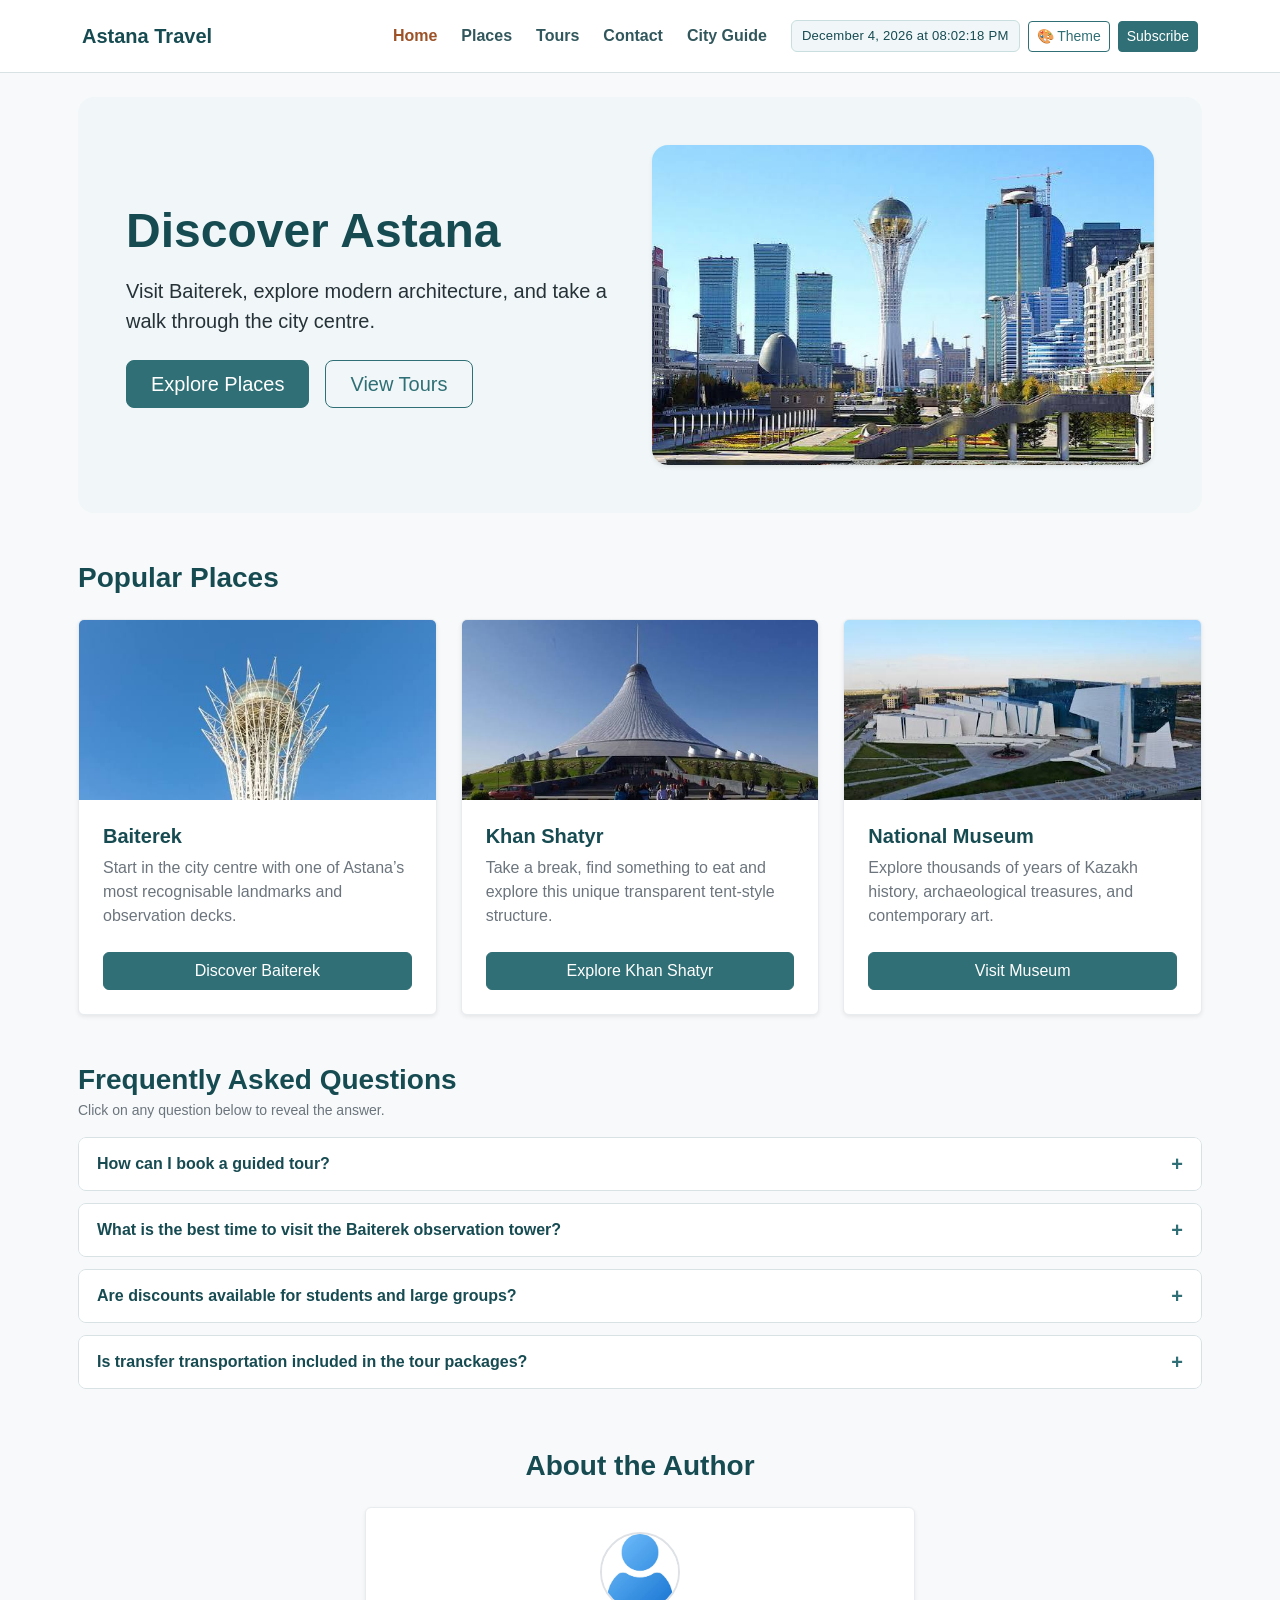
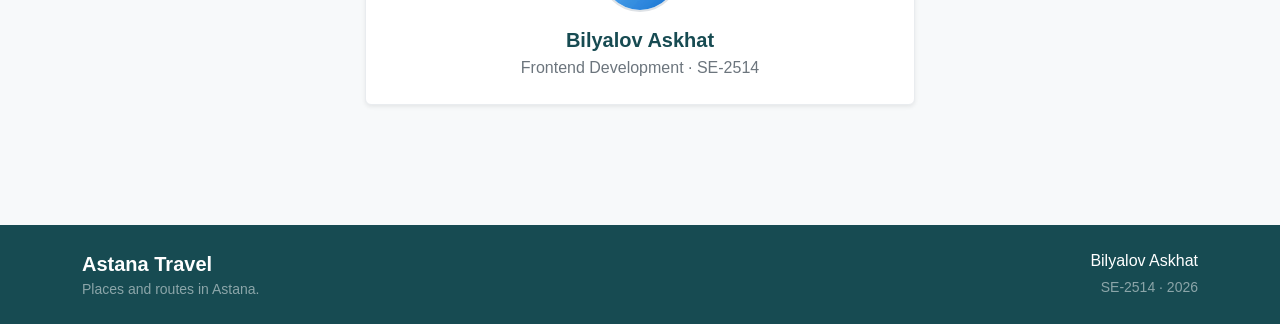
<file: index.html>
<!doctype html>
<html lang="en">
  <head>
    <meta charset="UTF-8" />
    <meta name="viewport" content="width=device-width, initial-scale=1.0" />
    <meta name="description" content="Places to visit and walking routes in Astana." />
    <title>Home | Astana Travel</title>
    <link href="https://cdn.jsdelivr.net/npm/bootstrap@5.3.3/dist/css/bootstrap.min.css" rel="stylesheet" />
    <link rel="stylesheet" href="css/style.css" />
  </head>
  <body>
    <header>
      <nav class="navbar navbar-expand-lg navbar-light bg-white py-3 custom-navbar">
        <div class="container">
          <a class="navbar-brand fw-bold text-teal" href="index.html">Astana Travel</a>
          <button
            class="navbar-toggler border-0"
            type="button"
            data-bs-toggle="collapse"
            data-bs-target="#mainNav"
            aria-controls="mainNav"
            aria-expanded="false"
            aria-label="Toggle navigation">
            <span class="navbar-toggler-icon"></span>
          </button>
          <div class="collapse navbar-collapse" id="mainNav">
            <ul class="navbar-nav ms-auto mb-2 mb-lg-0 gap-lg-2">
              <li class="nav-item">
                <a class="nav-link active fw-semibold" aria-current="page" href="index.html">Home</a>
              </li>
              <li class="nav-item">
                <a class="nav-link fw-semibold" href="places.html">Places</a>
              </li>
              <li class="nav-item">
                <a class="nav-link fw-semibold" href="prices.html">Tours</a>
              </li>
              <li class="nav-item">
                <a class="nav-link fw-semibold" href="contact.html">Contact</a>
              </li>
              <li class="nav-item">
                <a class="nav-link fw-semibold" href="media-queries.html">City Guide</a>
              </li>
            </ul>
            <div class="d-flex flex-wrap align-items-center gap-2 mt-2 mt-lg-0 ms-lg-3">
              <span id="currentDateTime" class="datetime-badge">Loading date & time...</span>
              <button id="changeBgBtn" type="button" class="btn btn-sm btn-outline-teal" title="Toggle background color">🎨 Theme</button>
              <button id="openModalBtn" type="button" class="btn btn-sm btn-teal">Subscribe</button>
            </div>
          </div>
        </div>
      </nav>
    </header>

    <main class="container py-4 px-sm-2">
      <div class="row g-4">
        <aside class="col-lg-3 col-12 d-none">
          <div class="card sidebar-card p-3 shadow-sm border-light-subtle sticky-lg-top" style="top: 20px">
            <h2 class="h6 fw-bold text-teal text-uppercase mb-3">Explore Astana</h2>
            <nav class="sidebar-nav d-flex flex-column gap-2" aria-label="On this page">
              <a href="#welcome">Welcome</a>
              <a href="#highlights">Popular places</a>
              <a href="#author">About author</a>
            </nav>
          </div>
        </aside>

        <div class="col-12">
          <section class="p-4 p-md-5 mb-5 rounded-4 bg-light-mint" id="welcome">
            <div class="row align-items-center g-4">
              <div class="col-lg-6 col-12">
                <h1 class="display-5 fw-bold text-teal mb-3">Discover Astana</h1>
                <p class="lead mb-4">Visit Baiterek, explore modern architecture, and take a walk through the city centre.</p>
                <div class="d-flex flex-wrap gap-3">
                  <a class="btn btn-teal btn-lg px-4" href="places.html">Explore Places</a>
                  <a class="btn btn-outline-teal btn-lg px-4" href="prices.html">View Tours</a>
                </div>
              </div>
              <div class="col-lg-6 col-12">
                <img src="images/astana.jpeg" alt="A view of Astana skyline" class="img-fluid rounded-4 shadow-sm w-100 object-fit-cover hero-img" />
              </div>
            </div>
          </section>

          <section class="mb-5" id="highlights">
            <h2 class="h3 fw-bold text-teal mb-4">Popular Places</h2>

            <div class="row g-4">
              <div class="col-lg-4 col-md-6 col-12">
                <div class="card h-100 shadow-sm border-light-subtle">
                  <img src="images/baiterek.jpeg" class="card-img-top card-thumb" alt="Baiterek monument" />
                  <div class="card-body d-flex flex-column p-4">
                    <h3 class="h5 card-title fw-bold text-teal">Baiterek</h3>
                    <p class="card-text text-secondary mb-4">
                      Start in the city centre with one of Astana’s most recognisable landmarks and observation decks.
                    </p>
                    <a href="places.html#baiterek" class="btn btn-teal mt-auto">Discover Baiterek</a>
                  </div>
                </div>
              </div>

              <div class="col-lg-4 col-md-6 col-12">
                <div class="card h-100 shadow-sm border-light-subtle">
                  <img src="images/khan_shatyr.jpeg" class="card-img-top card-thumb" alt="Khan Shatyr" />
                  <div class="card-body d-flex flex-column p-4">
                    <h3 class="h5 card-title fw-bold text-teal">Khan Shatyr</h3>
                    <p class="card-text text-secondary mb-4">Take a break, find something to eat and explore this unique transparent tent-style structure.</p>
                    <a href="places.html#khan-shatyr" class="btn btn-teal mt-auto">Explore Khan Shatyr</a>
                  </div>
                </div>
              </div>

              <div class="col-lg-4 col-md-6 col-12">
                <div class="card h-100 shadow-sm border-light-subtle">
                  <img src="images/national_museum.jpeg" class="card-img-top card-thumb" alt="National Museum" />
                  <div class="card-body d-flex flex-column p-4">
                    <h3 class="h5 card-title fw-bold text-teal">National Museum</h3>
                    <p class="card-text text-secondary mb-4">Explore thousands of years of Kazakh history, archaeological treasures, and contemporary art.</p>
                    <a href="places.html#museum" class="btn btn-teal mt-auto">Visit Museum</a>
                  </div>
                </div>
              </div>
            </div>
          </section>

          <!-- Task 2: Accordion for FAQs -->
          <section class="mb-5" id="faq">
            <div class="mb-3">
              <h2 class="h3 fw-bold text-teal mb-1">Frequently Asked Questions</h2>
              <p class="text-secondary small mb-0">Click on any question below to reveal the answer.</p>
            </div>

            <div class="custom-accordion" id="faqAccordion">
              <div class="custom-accordion-item">
                <button type="button" class="custom-accordion-header" aria-expanded="false">
                  <span>How can I book a guided tour?</span>
                  <span class="custom-accordion-icon">+</span>
                </button>
                <div class="custom-accordion-body">
                  <div class="custom-accordion-content">
                    You can book directly via our <a href="contact.html">Contact Form</a> or reach out through the quick subscription popup in the navigation bar. Our team confirms all bookings within 2 hours.
                  </div>
                </div>
              </div>

              <div class="custom-accordion-item">
                <button type="button" class="custom-accordion-header" aria-expanded="false">
                  <span>What is the best time to visit the Baiterek observation tower?</span>
                  <span class="custom-accordion-icon">+</span>
                </button>
                <div class="custom-accordion-body">
                  <div class="custom-accordion-content">
                    Sunset (around 6:30 PM to 8:00 PM) is the ideal time. You will experience panoramic views in daylight and see the city illuminated as night falls.
                  </div>
                </div>
              </div>

              <div class="custom-accordion-item">
                <button type="button" class="custom-accordion-header" aria-expanded="false">
                  <span>Are discounts available for students and large groups?</span>
                  <span class="custom-accordion-icon">+</span>
                </button>
                <div class="custom-accordion-body">
                  <div class="custom-accordion-content">
                    Yes! University students receive a 20% discount with a valid student ID card, and groups of 5 or more receive a special group rate.
                  </div>
                </div>
              </div>

              <div class="custom-accordion-item">
                <button type="button" class="custom-accordion-header" aria-expanded="false">
                  <span>Is transfer transportation included in the tour packages?</span>
                  <span class="custom-accordion-icon">+</span>
                </button>
                <div class="custom-accordion-body">
                  <div class="custom-accordion-content">
                    All 4-hour (Culture Day) and 6-hour (Full Astana) tour packages include air-conditioned shuttle transfers between city landmarks.
                  </div>
                </div>
              </div>
            </div>
          </section>

          <section class="mb-5 mt-lg-4 text-center" id="author">
            <h2 class="h3 fw-bold text-teal mb-4">About the Author</h2>
            <div class="row justify-content-center">
              <div class="col-lg-6 col-md-8 col-12">
                <div class="card border-light-subtle shadow-sm p-4">
                  <div class="d-flex flex-column align-items-center text-center">
                    <img src="images/askhat.jpeg" alt="Bilyalov Askhat" class="rounded-circle border border-2 border-teal object-fit-cover author-img mb-3" />
                    <h3 class="h5 fw-bold mb-1 text-teal">Bilyalov Askhat</h3>
                    <p class="text-secondary mb-0">Frontend Development · SE-2514</p>
                  </div>
                </div>
              </div>
            </div>
          </section>
        </div>
      </div>
    </main>

    <footer class="footer-bg text-white py-4 mt-5">
      <div class="container text-center">
        <div class="row gy-3">
          <div class="col-12 col-md-6 text-md-start">
            <strong class="fs-5">Astana Travel</strong>
            <p class="small text-white-50 mb-0">Places and routes in Astana.</p>
          </div>
          <div class="col-12 col-md-6 text-md-end">
            <p class="mb-1">Bilyalov Askhat</p>
            <p class="small text-white-50 mb-0">SE-2514 · 2026</p>
          </div>
        </div>
      </div>
    </footer>

    <!-- Task 3: Popup Subscription Form Modal -->
    <div id="subscriptionModal" class="custom-modal-overlay" style="display: none;">
      <div class="custom-modal-box">
        <div class="d-flex justify-content-between align-items-center mb-3">
          <h3 class="h5 fw-bold text-teal mb-0">Subscribe to Astana Travel</h3>
          <button type="button" id="closeModalBtn" class="btn-close" aria-label="Close"></button>
        </div>
        <p class="text-secondary small mb-3">
          Get exclusive tour discounts, seasonal guides, and Astana event notifications directly in your inbox.
        </p>
        <form id="popupSubscribeForm" novalidate>
          <div class="mb-3">
            <label for="popupEmail" class="form-label fw-semibold">Email address *</label>
            <input
              type="email"
              id="popupEmail"
              class="form-control"
              placeholder="name@example.com"
              required
            />
            <div class="invalid-feedback">Please enter a valid email address.</div>
          </div>
          <button type="submit" class="btn btn-teal w-100">Subscribe Now</button>
        </form>
        <div id="popupSuccessMsg" class="alert alert-success mt-3 py-2 small" style="display: none;">
          Thank you! Your email passed validation. This demo does not send emails.
        </div>
      </div>
    </div>

    <script src="https://cdn.jsdelivr.net/npm/bootstrap@5.3.3/dist/js/bootstrap.bundle.min.js"></script>
    <script src="js/main.js"></script>
  </body>
</html>
</file>
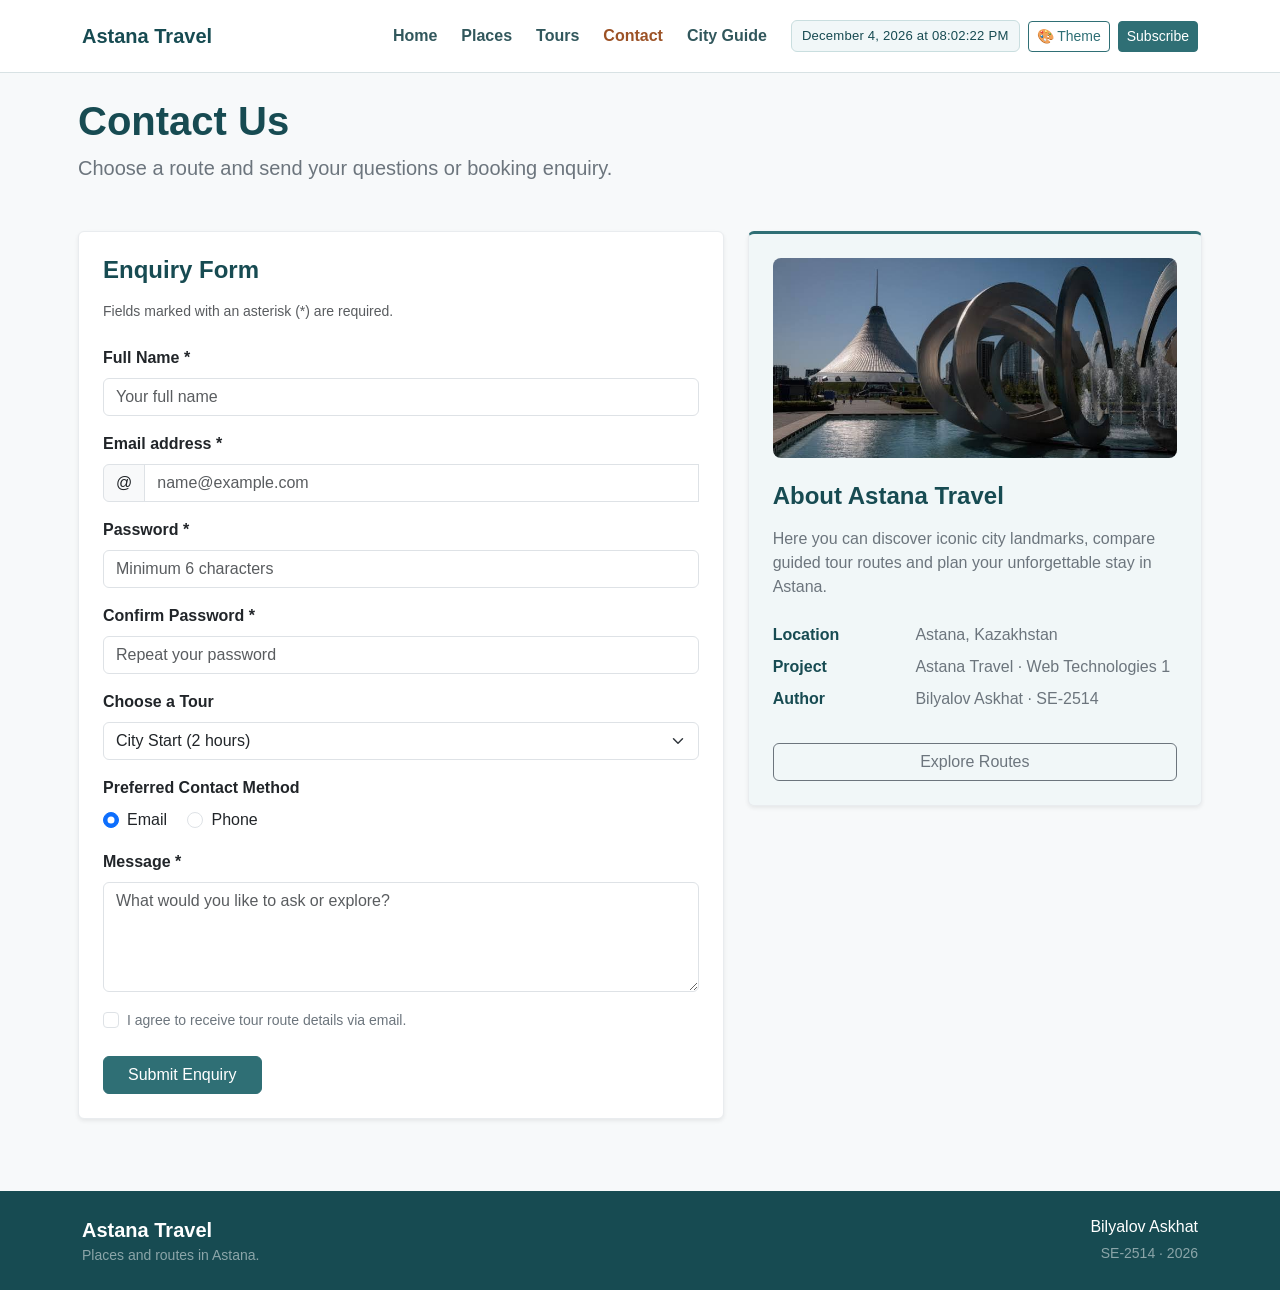
<file: contact.html>
<!doctype html>
<html lang="en">
  <head>
    <meta charset="UTF-8" />
    <meta name="viewport" content="width=device-width, initial-scale=1.0" />
    <meta name="description" content="Places to visit and walking routes in Astana." />
    <title>Contact | Astana Travel</title>
    <link href="https://cdn.jsdelivr.net/npm/bootstrap@5.3.3/dist/css/bootstrap.min.css" rel="stylesheet" />
    <link rel="stylesheet" href="css/style.css" />
  </head>
  <body>
    <header>
      <nav class="navbar navbar-expand-lg navbar-light bg-white py-3 custom-navbar">
        <div class="container">
          <a class="navbar-brand fw-bold text-teal" href="index.html">Astana Travel</a>
          <button
            class="navbar-toggler border-0"
            type="button"
            data-bs-toggle="collapse"
            data-bs-target="#mainNav"
            aria-controls="mainNav"
            aria-expanded="false"
            aria-label="Toggle navigation"
          >
            <span class="navbar-toggler-icon"></span>
          </button>
          <div class="collapse navbar-collapse" id="mainNav">
            <ul class="navbar-nav ms-auto mb-2 mb-lg-0 gap-lg-2">
              <li class="nav-item">
                <a class="nav-link fw-semibold" href="index.html">Home</a>
              </li>
              <li class="nav-item">
                <a class="nav-link fw-semibold" href="places.html">Places</a>
              </li>
              <li class="nav-item">
                <a class="nav-link fw-semibold" href="prices.html">Tours</a>
              </li>
              <li class="nav-item">
                <a class="nav-link active fw-semibold" aria-current="page" href="contact.html">Contact</a>
              </li>
              <li class="nav-item">
                <a class="nav-link fw-semibold" href="media-queries.html">City Guide</a>
              </li>
            </ul>
            <div class="d-flex flex-wrap align-items-center gap-2 mt-2 mt-lg-0 ms-lg-3">
              <span id="currentDateTime" class="datetime-badge">Loading date & time...</span>
              <button id="changeBgBtn" type="button" class="btn btn-sm btn-outline-teal" title="Toggle background color">🎨 Theme</button>
              <button id="openModalBtn" type="button" class="btn btn-sm btn-teal">Subscribe</button>
            </div>
          </div>
        </div>
      </nav>
    </header>

    <main class="container py-4 px-sm-2">
      <section class="mb-5">
        <h1 class="display-6 fw-bold text-teal mb-2">Contact Us</h1>
        <p class="text-secondary lead">Choose a route and send your questions or booking enquiry.</p>
      </section>

      <div class="row g-4">
        <section class="col-lg-7 col-12" id="enquiry">
          <div class="card shadow-sm border-light-subtle p-4">
            <h2 class="h4 fw-bold text-teal mb-3">Enquiry Form</h2>
            <p class="small text-muted mb-4">Fields marked with an asterisk (*) are required.</p>

            <form id="contact-form" novalidate>
              <div class="mb-3">
                <label for="name" class="form-label fw-semibold">Full Name *</label>
                <input
                  id="name"
                  type="text"
                  class="form-control"
                  placeholder="Your full name"
                  autocomplete="name"
                  maxlength="80"
                />
                <div class="invalid-feedback">Name is required.</div>
              </div>

              <div class="mb-3">
                <label for="email" class="form-label fw-semibold">Email address *</label>
                <div class="input-group">
                  <span class="input-group-text bg-light">@</span>
                  <input
                    id="email"
                    type="email"
                    class="form-control"
                    placeholder="name@example.com"
                    autocomplete="email"
                  />
                  <div class="invalid-feedback">Please enter a valid email address.</div>
                </div>
              </div>

              <div class="mb-3">
                <label for="password" class="form-label fw-semibold">Password *</label>
                <input
                  id="password"
                  type="password"
                  class="form-control"
                  placeholder="Minimum 6 characters"
                  autocomplete="new-password"
                />
                <div class="invalid-feedback">Enter a password with at least 6 characters (not only spaces).</div>
              </div>

              <div class="mb-3">
                <label for="confirmPassword" class="form-label fw-semibold">Confirm Password *</label>
                <input
                  id="confirmPassword"
                  type="password"
                  class="form-control"
                  placeholder="Repeat your password"
                  autocomplete="new-password"
                />
                <div class="invalid-feedback">Confirm your password. Both passwords must match.</div>
              </div>

              <div class="mb-3">
                <label for="tour" class="form-label fw-semibold">Choose a Tour</label>
                <select id="tour" class="form-select">
                  <option selected>City Start (2 hours)</option>
                  <option>Culture Day (4 hours)</option>
                  <option>Full Astana (6 hours)</option>
                </select>
              </div>

              <div class="mb-3">
                <label class="form-label fw-semibold d-block">Preferred Contact Method</label>
                <div class="form-check form-check-inline">
                  <input class="form-check-input" type="radio" name="contactPref" id="prefEmail" value="email" checked />
                  <label class="form-check-label" for="prefEmail">Email</label>
                </div>
                <div class="form-check form-check-inline">
                  <input class="form-check-input" type="radio" name="contactPref" id="prefPhone" value="phone" />
                  <label class="form-check-label" for="prefPhone">Phone</label>
                </div>
              </div>

              <div class="mb-3">
                <label for="message" class="form-label fw-semibold">Message *</label>
                <textarea
                  id="message"
                  class="form-control"
                  rows="4"
                  placeholder="What would you like to ask or explore?"
                  maxlength="1000"
                ></textarea>
                <div class="invalid-feedback">Message is required.</div>
              </div>

              <div class="form-check mb-4">
                <input class="form-check-input" type="checkbox" id="consent" />
                <label class="form-check-label small text-secondary" for="consent">
                  I agree to receive tour route details via email.
                </label>
                <div class="invalid-feedback">You must agree before submitting.</div>
              </div>

              <button class="btn btn-teal px-4" type="submit">Submit Enquiry</button>
            </form>

            <div class="form-result alert alert-success mt-4" id="form-result">
              <h3 class="h5 alert-heading fw-bold mb-1">Details Checked</h3>
              <p class="mb-2">All fields are valid. This demo does not send your enquiry.</p>
              <a href="contact.html#enquiry" class="btn btn-outline-success btn-sm">Submit another enquiry</a>
            </div>
          </div>
        </section>

        <aside class="col-lg-5 col-12" id="about">
          <div class="card sidebar-card shadow-sm border-light-subtle p-4 bg-light-mint">
            <img src="images/contact.jpeg" alt="Sculpture in Astana" class="img-fluid rounded-3 mb-4 object-fit-cover contact-aside-img" />
            <h2 class="h4 fw-bold text-teal mb-3">About Astana Travel</h2>
            <p class="text-secondary mb-4">
              Here you can discover iconic city landmarks, compare guided tour routes and plan your unforgettable stay in Astana.
            </p>
            <dl class="row mb-4">
              <dt class="col-sm-4 text-teal">Location</dt>
              <dd class="col-sm-8 text-secondary">Astana, Kazakhstan</dd>
              <dt class="col-sm-4 text-teal">Project</dt>
              <dd class="col-sm-8 text-secondary">Astana Travel · Web Technologies 1</dd>
              <dt class="col-sm-4 text-teal">Author</dt>
              <dd class="col-sm-8 text-secondary">Bilyalov Askhat · SE-2514</dd>
            </dl>
            <a href="prices.html" class="btn btn-outline-secondary w-100">Explore Routes</a>
          </div>
        </aside>
      </div>
    </main>

    <footer class="footer-bg text-white py-4 mt-5">
      <div class="container text-center">
        <div class="row gy-3">
          <div class="col-12 col-md-6 text-md-start">
            <strong class="fs-5">Astana Travel</strong>
            <p class="small text-white-50 mb-0">Places and routes in Astana.</p>
          </div>
          <div class="col-12 col-md-6 text-md-end">
            <p class="mb-1">Bilyalov Askhat</p>
            <p class="small text-white-50 mb-0">SE-2514 · 2026</p>
          </div>
        </div>
      </div>
    </footer>

    <!-- Task 3: Popup Subscription Form Modal -->
    <div id="subscriptionModal" class="custom-modal-overlay" style="display: none;">
      <div class="custom-modal-box">
        <div class="d-flex justify-content-between align-items-center mb-3">
          <h3 class="h5 fw-bold text-teal mb-0">Subscribe to Astana Travel</h3>
          <button type="button" id="closeModalBtn" class="btn-close" aria-label="Close"></button>
        </div>
        <p class="text-secondary small mb-3">
          Get exclusive tour discounts, seasonal guides, and Astana event notifications directly in your inbox.
        </p>
        <form id="popupSubscribeForm" novalidate>
          <div class="mb-3">
            <label for="popupEmail" class="form-label fw-semibold">Email address *</label>
            <input
              type="email"
              id="popupEmail"
              class="form-control"
              placeholder="name@example.com"
              required
            />
            <div class="invalid-feedback">Please enter a valid email address.</div>
          </div>
          <button type="submit" class="btn btn-teal w-100">Subscribe Now</button>
        </form>
        <div id="popupSuccessMsg" class="alert alert-success mt-3 py-2 small" style="display: none;">
          Thank you! Your email passed validation. This demo does not send emails.
        </div>
      </div>
    </div>

    <script src="https://cdn.jsdelivr.net/npm/bootstrap@5.3.3/dist/js/bootstrap.bundle.min.js"></script>
    <script src="js/main.js"></script>
  </body>
</html>
</file>
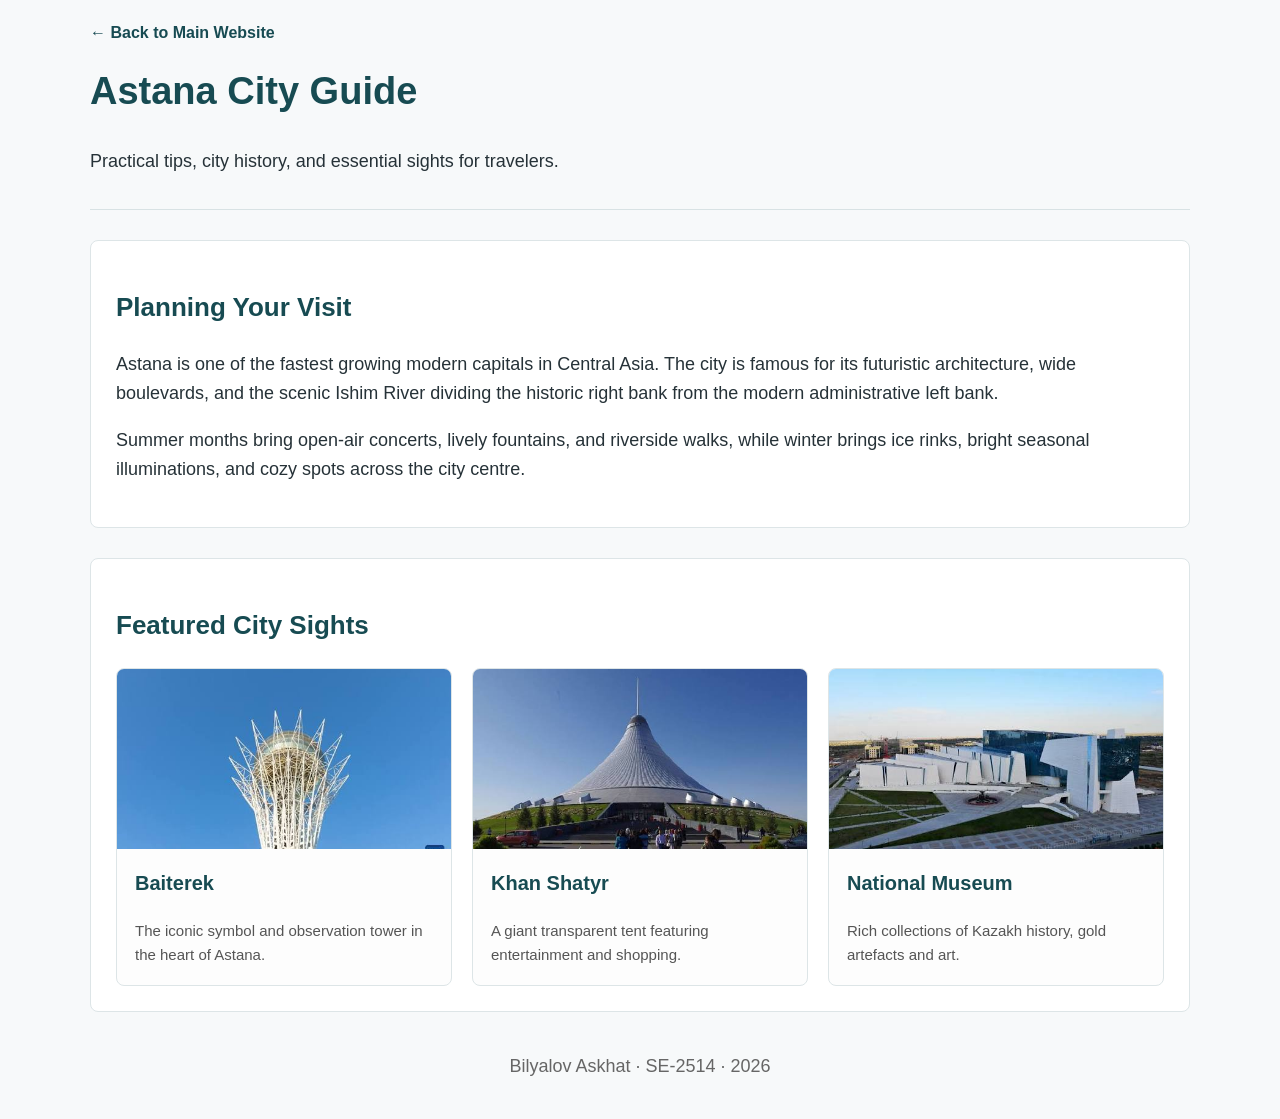
<file: media-queries.html>
<!doctype html>
<html lang="en">
  <head>
    <meta charset="UTF-8" />
    <meta name="viewport" content="width=device-width, initial-scale=1.0" />
    <title>City Guide | Astana Travel</title>
    <link rel="stylesheet" href="css/media-queries.css" />
  </head>
  <body>
    <div class="container">
      <header>
        <a class="back-link" href="index.html">&larr; Back to Main Website</a>
        <h1>Astana City Guide</h1>
        <p>Practical tips, city history, and essential sights for travelers.</p>
      </header>

      <main>
        <section class="guide-section">
          <h2>Planning Your Visit</h2>
          <p>
            Astana is one of the fastest growing modern capitals in Central Asia.
            The city is famous for its futuristic architecture, wide boulevards,
            and the scenic Ishim River dividing the historic right bank from the
            modern administrative left bank.
          </p>
          <p>
            Summer months bring open-air concerts, lively fountains, and riverside
            walks, while winter brings ice rinks, bright seasonal illuminations, and
            cozy spots across the city centre.
          </p>
        </section>

        <section class="guide-section">
          <h2>Featured City Sights</h2>
          <div class="card-group">
            <article class="card-item">
              <img src="images/baiterek.jpeg" alt="Baiterek" />
              <div class="card-content">
                <h3>Baiterek</h3>
                <p>The iconic symbol and observation tower in the heart of Astana.</p>
              </div>
            </article>
            <article class="card-item">
              <img src="images/khan_shatyr.jpeg" alt="Khan Shatyr" />
              <div class="card-content">
                <h3>Khan Shatyr</h3>
                <p>A giant transparent tent featuring entertainment and shopping.</p>
              </div>
            </article>
            <article class="card-item">
              <img src="images/national_museum.jpeg" alt="National Museum" />
              <div class="card-content">
                <h3>National Museum</h3>
                <p>Rich collections of Kazakh history, gold artefacts and art.</p>
              </div>
            </article>
          </div>
        </section>
      </main>

      <footer>
        <p>Bilyalov Askhat · SE-2514 · 2026</p>
      </footer>
    </div>
    <script src="js/main.js"></script>
  </body>
</html>
</file>
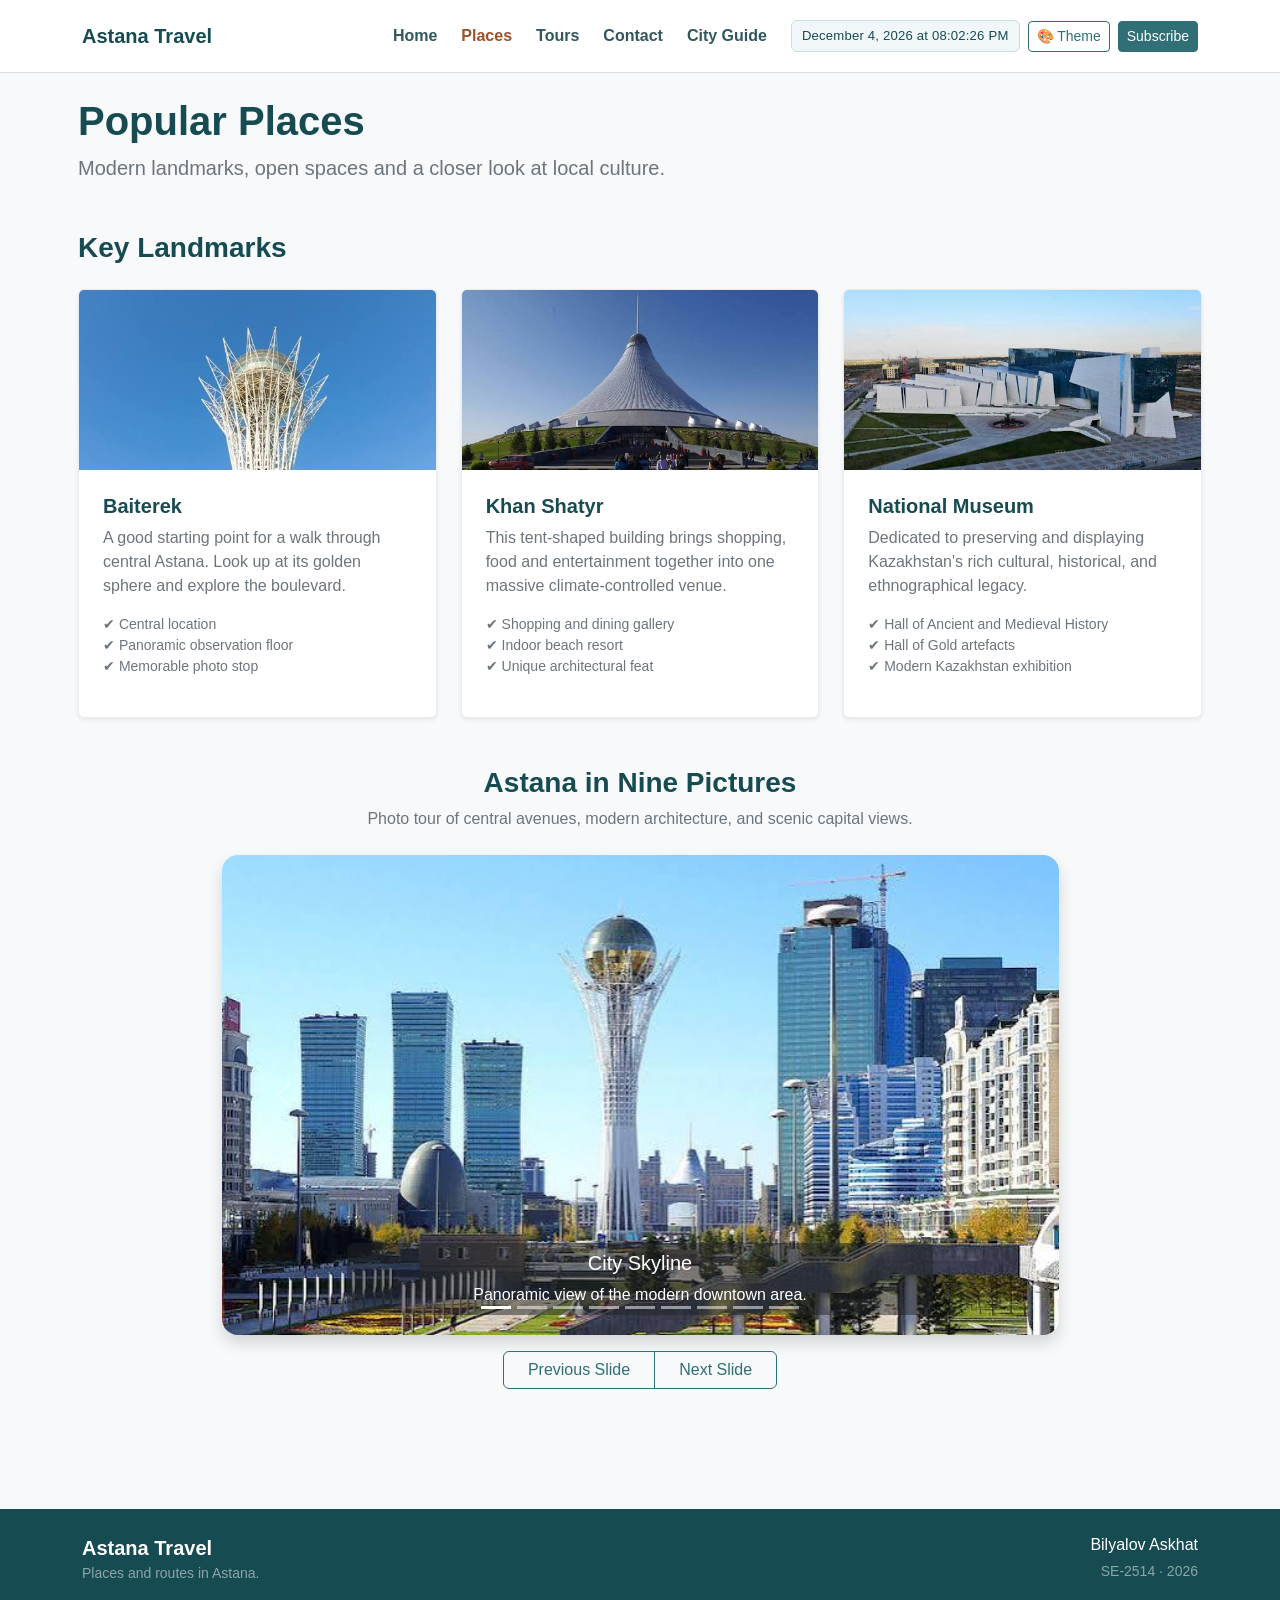
<file: places.html>
<!doctype html>
<html lang="en">
  <head>
    <meta charset="UTF-8" />
    <meta name="viewport" content="width=device-width, initial-scale=1.0" />
    <meta name="description" content="Places to visit and walking routes in Astana." />
    <title>Places | Astana Travel</title>
    <link href="https://cdn.jsdelivr.net/npm/bootstrap@5.3.3/dist/css/bootstrap.min.css" rel="stylesheet" />
    <link rel="stylesheet" href="css/style.css" />
  </head>
  <body>
    <header>
      
      <nav class="navbar navbar-expand-lg navbar-light bg-white py-3 custom-navbar">
        <div class="container">
          <a class="navbar-brand fw-bold text-teal" href="index.html">Astana Travel</a>
          <button
            class="navbar-toggler border-0"
            type="button"
            data-bs-toggle="collapse"
            data-bs-target="#mainNav"
            aria-controls="mainNav"
            aria-expanded="false"
            aria-label="Toggle navigation"
          >
            <span class="navbar-toggler-icon"></span>
          </button>
          <div class="collapse navbar-collapse" id="mainNav">
            <ul class="navbar-nav ms-auto mb-2 mb-lg-0 gap-lg-2">
              <li class="nav-item">
                <a class="nav-link fw-semibold" href="index.html">Home</a>
              </li>
              <li class="nav-item">
                <a class="nav-link active fw-semibold" aria-current="page" href="places.html">Places</a>
              </li>
              <li class="nav-item">
                <a class="nav-link fw-semibold" href="prices.html">Tours</a>
              </li>
              <li class="nav-item">
                <a class="nav-link fw-semibold" href="contact.html">Contact</a>
              </li>
              <li class="nav-item">
                <a class="nav-link fw-semibold" href="media-queries.html">City Guide</a>
              </li>
            </ul>
            <div class="d-flex flex-wrap align-items-center gap-2 mt-2 mt-lg-0 ms-lg-3">
              <span id="currentDateTime" class="datetime-badge">Loading date & time...</span>
              <button id="changeBgBtn" type="button" class="btn btn-sm btn-outline-teal" title="Toggle background color">🎨 Theme</button>
              <button id="openModalBtn" type="button" class="btn btn-sm btn-teal">Subscribe</button>
            </div>
          </div>
        </div>
      </nav>
    </header>

    <main class="container py-4 px-sm-2">
      <div class="row g-4">
        <aside class="col-lg-3 col-12 d-none">
          <div class="card sidebar-card p-3 shadow-sm border-light-subtle sticky-lg-top" style="top: 20px;">
            <h2 class="h6 fw-bold text-teal text-uppercase mb-3">Explore Astana</h2>
            <nav class="sidebar-nav d-flex flex-column gap-2" aria-label="On this page">
              <a href="#landmarks">Landmarks</a>
              <a href="#baiterek">Baiterek</a>
              <a href="#khan-shatyr">Khan Shatyr</a>
              <a href="#museum">National Museum</a>
              <a href="#gallery-carousel">Carousel gallery</a>
            </nav>
          </div>
        </aside>

        <div class="col-12">
          <section class="mb-5">
        <h1 class="display-6 fw-bold text-teal mb-2">Popular Places</h1>
        <p class="text-secondary lead">
          Modern landmarks, open spaces and a closer look at local culture.
        </p>
      </section>

      <section class="mb-5" id="landmarks">
        <h2 class="h3 fw-bold text-teal mb-4">Key Landmarks</h2>
        <div class="row g-4">
          <div class="col-lg-4 col-md-6 col-12" id="baiterek">
            <div class="card h-100 shadow-sm border-light-subtle">
              <img src="images/baiterek.jpeg" class="card-img-top card-thumb" alt="Baiterek monument" />
              <div class="card-body p-4">
                <h3 class="h5 fw-bold text-teal">Baiterek</h3>
                <p class="text-secondary">
                  A good starting point for a walk through central Astana. Look up at its golden sphere and explore the boulevard.
                </p>
                <ul class="list-unstyled text-secondary small">
                  <li>✔ Central location</li>
                  <li>✔ Panoramic observation floor</li>
                  <li>✔ Memorable photo stop</li>
                </ul>
              </div>
            </div>
          </div>

          <div class="col-lg-4 col-md-6 col-12" id="khan-shatyr">
            <div class="card h-100 shadow-sm border-light-subtle">
              <img src="images/khan_shatyr.jpeg" class="card-img-top card-thumb" alt="Khan Shatyr" />
              <div class="card-body p-4">
                <h3 class="h5 fw-bold text-teal">Khan Shatyr</h3>
                <p class="text-secondary">
                  This tent-shaped building brings shopping, food and entertainment together into one massive climate-controlled venue.
                </p>
                <ul class="list-unstyled text-secondary small">
                  <li>✔ Shopping and dining gallery</li>
                  <li>✔ Indoor beach resort</li>
                  <li>✔ Unique architectural feat</li>
                </ul>
              </div>
            </div>
          </div>

          <div class="col-lg-4 col-md-12 col-12" id="museum">
            <div class="card h-100 shadow-sm border-light-subtle">
              <img src="images/national_museum.jpeg" class="card-img-top card-thumb" alt="National Museum" />
              <div class="card-body p-4">
                <h3 class="h5 fw-bold text-teal">National Museum</h3>
                <p class="text-secondary">
                  Dedicated to preserving and displaying Kazakhstan's rich cultural, historical, and ethnographical legacy.
                </p>
                <ul class="list-unstyled text-secondary small">
                  <li>✔ Hall of Ancient and Medieval History</li>
                  <li>✔ Hall of Gold artefacts</li>
                  <li>✔ Modern Kazakhstan exhibition</li>
                </ul>
              </div>
            </div>
          </div>
        </div>
      </section>

      <section class="mb-5" id="gallery-carousel">
        <div class="text-center mb-4">
          <h2 class="h3 fw-bold text-teal mb-2">Astana in Nine Pictures</h2>
          <p class="text-secondary">Photo tour of central avenues, modern architecture, and scenic capital views.</p>
        </div>

        <div class="row justify-content-center">
          <div class="col-lg-9 col-12">
            <div id="cityCarousel" class="carousel slide shadow rounded-4 overflow-hidden" data-bs-ride="carousel">
              <div class="carousel-indicators">
                <button type="button" data-bs-target="#cityCarousel" data-bs-slide-to="0" class="active" aria-current="true" aria-label="Slide 1"></button>
                <button type="button" data-bs-target="#cityCarousel" data-bs-slide-to="1" aria-label="Slide 2"></button>
                <button type="button" data-bs-target="#cityCarousel" data-bs-slide-to="2" aria-label="Slide 3"></button>
                <button type="button" data-bs-target="#cityCarousel" data-bs-slide-to="3" aria-label="Slide 4"></button>
                <button type="button" data-bs-target="#cityCarousel" data-bs-slide-to="4" aria-label="Slide 5"></button>
                <button type="button" data-bs-target="#cityCarousel" data-bs-slide-to="5" aria-label="Slide 6"></button>
                <button type="button" data-bs-target="#cityCarousel" data-bs-slide-to="6" aria-label="Slide 7"></button>
                <button type="button" data-bs-target="#cityCarousel" data-bs-slide-to="7" aria-label="Slide 8"></button>
                <button type="button" data-bs-target="#cityCarousel" data-bs-slide-to="8" aria-label="Slide 9"></button>
              </div>

              <div class="carousel-inner">
                <div class="carousel-item active">
                  <img src="images/astana.jpeg" class="d-block w-100 carousel-img" alt="City skyline" />
                  <div class="carousel-caption d-none d-md-block bg-dark bg-opacity-50 rounded-3 p-2">
                    <h5>City Skyline</h5>
                    <p class="mb-0">Panoramic view of the modern downtown area.</p>
                  </div>
                </div>

                <div class="carousel-item">
                  <img src="images/baiterek.jpeg" class="d-block w-100 carousel-img" alt="Baiterek monument" />
                  <div class="carousel-caption d-none d-md-block bg-dark bg-opacity-50 rounded-3 p-2">
                    <h5>Baiterek Tower</h5>
                    <p class="mb-0">Monument embodying Kazakh folklore and statehood.</p>
                  </div>
                </div>

                <div class="carousel-item">
                  <img src="images/khan_shatyr.jpeg" class="d-block w-100 carousel-img" alt="Khan Shatyr" />
                  <div class="carousel-caption d-none d-md-block bg-dark bg-opacity-50 rounded-3 p-2">
                    <h5>Khan Shatyr</h5>
                    <p class="mb-0">Architectural wonder designed by Norman Foster.</p>
                  </div>
                </div>

                <div class="carousel-item">
                  <img src="images/national_museum.jpeg" class="d-block w-100 carousel-img" alt="National Museum" />
                  <div class="carousel-caption d-none d-md-block bg-dark bg-opacity-50 rounded-3 p-2">
                    <h5>National Museum</h5>
                    <p class="mb-0">Largest museum complex in Central Asia.</p>
                  </div>
                </div>

                <div class="carousel-item">
                  <img src="images/contact.jpeg" class="d-block w-100 carousel-img" alt="City sculpture" />
                  <div class="carousel-caption d-none d-md-block bg-dark bg-opacity-50 rounded-3 p-2">
                    <h5>City Sculpture</h5>
                    <p class="mb-0">Contemporary public art in the parks.</p>
                  </div>
                </div>

                <div class="carousel-item">
                  <img src="images/tour.jpeg" class="d-block w-100 carousel-img" alt="City tour" />
                  <div class="carousel-caption d-none d-md-block bg-dark bg-opacity-50 rounded-3 p-2">
                    <h5>City Promenade</h5>
                    <p class="mb-0">Walking routes along the central avenues.</p>
                  </div>
                </div>

                <div class="carousel-item">
                  <img src="images/mosque.jpg" class="d-block w-100 carousel-img" alt="Grand Mosque" />
                  <div class="carousel-caption d-none d-md-block bg-dark bg-opacity-50 rounded-3 p-2">
                    <h5>Grand Mosque</h5>
                    <p class="mb-0">Stunning Islamic architecture in the capital.</p>
                  </div>
                </div>

                <div class="carousel-item">
                  <img src="images/nur-astana.jpg" class="d-block w-100 carousel-img" alt="Nur Astana Mosque" />
                  <div class="carousel-caption d-none d-md-block bg-dark bg-opacity-50 rounded-3 p-2">
                    <h5>Nur Astana Mosque</h5>
                    <p class="mb-0">Historic spiritual centre with elegant domes.</p>
                  </div>
                </div>

                <div class="carousel-item">
                  <img src="images/mosque-interior.jpg" class="d-block w-100 carousel-img" alt="Grand Mosque Interior" />
                  <div class="carousel-caption d-none d-md-block bg-dark bg-opacity-50 rounded-3 p-2">
                    <h5>Grand Mosque Interior</h5>
                    <p class="mb-0">Exquisite interior ornaments and light fixtures.</p>
                  </div>
                </div>
              </div>

              <button class="carousel-control-prev" type="button" data-bs-target="#cityCarousel" data-bs-slide="prev">
                <span class="carousel-control-prev-icon" aria-hidden="true"></span>
                <span class="visually-hidden">Previous</span>
              </button>
              <button class="carousel-control-next" type="button" data-bs-target="#cityCarousel" data-bs-slide="next">
                <span class="carousel-control-next-icon" aria-hidden="true"></span>
                <span class="visually-hidden">Next</span>
              </button>
            </div>
            <div class="text-center mt-3">
              <div class="btn-group" role="group" aria-label="Carousel slide controls">
                <button type="button" class="btn btn-outline-teal px-4" data-bs-target="#cityCarousel" data-bs-slide="prev">Previous Slide</button>
                <button type="button" class="btn btn-outline-teal px-4" data-bs-target="#cityCarousel" data-bs-slide="next">Next Slide</button>
              </div>
            </div>
          </div>
        </div>
      </section>
    </div>
  </div>
</main>

    <footer class="footer-bg text-white py-4 mt-5">
      <div class="container text-center">
        <div class="row gy-3">
          <div class="col-12 col-md-6 text-md-start">
            <strong class="fs-5">Astana Travel</strong>
            <p class="small text-white-50 mb-0">Places and routes in Astana.</p>
          </div>
          <div class="col-12 col-md-6 text-md-end">
            <p class="mb-1">Bilyalov Askhat</p>
            <p class="small text-white-50 mb-0">SE-2514 · 2026</p>
          </div>
        </div>
      </div>
    </footer>

    <!-- Task 3: Popup Subscription Form Modal -->
    <div id="subscriptionModal" class="custom-modal-overlay" style="display: none;">
      <div class="custom-modal-box">
        <div class="d-flex justify-content-between align-items-center mb-3">
          <h3 class="h5 fw-bold text-teal mb-0">Subscribe to Astana Travel</h3>
          <button type="button" id="closeModalBtn" class="btn-close" aria-label="Close"></button>
        </div>
        <p class="text-secondary small mb-3">
          Get exclusive tour discounts, seasonal guides, and Astana event notifications directly in your inbox.
        </p>
        <form id="popupSubscribeForm" novalidate>
          <div class="mb-3">
            <label for="popupEmail" class="form-label fw-semibold">Email address *</label>
            <input
              type="email"
              id="popupEmail"
              class="form-control"
              placeholder="name@example.com"
              required
            />
            <div class="invalid-feedback">Please enter a valid email address.</div>
          </div>
          <button type="submit" class="btn btn-teal w-100">Subscribe Now</button>
        </form>
        <div id="popupSuccessMsg" class="alert alert-success mt-3 py-2 small" style="display: none;">
          Thank you! Your email passed validation. This demo does not send emails.
        </div>
      </div>
    </div>

    <script src="https://cdn.jsdelivr.net/npm/bootstrap@5.3.3/dist/js/bootstrap.bundle.min.js"></script>
    <script src="js/main.js"></script>
  </body>
</html>
</file>
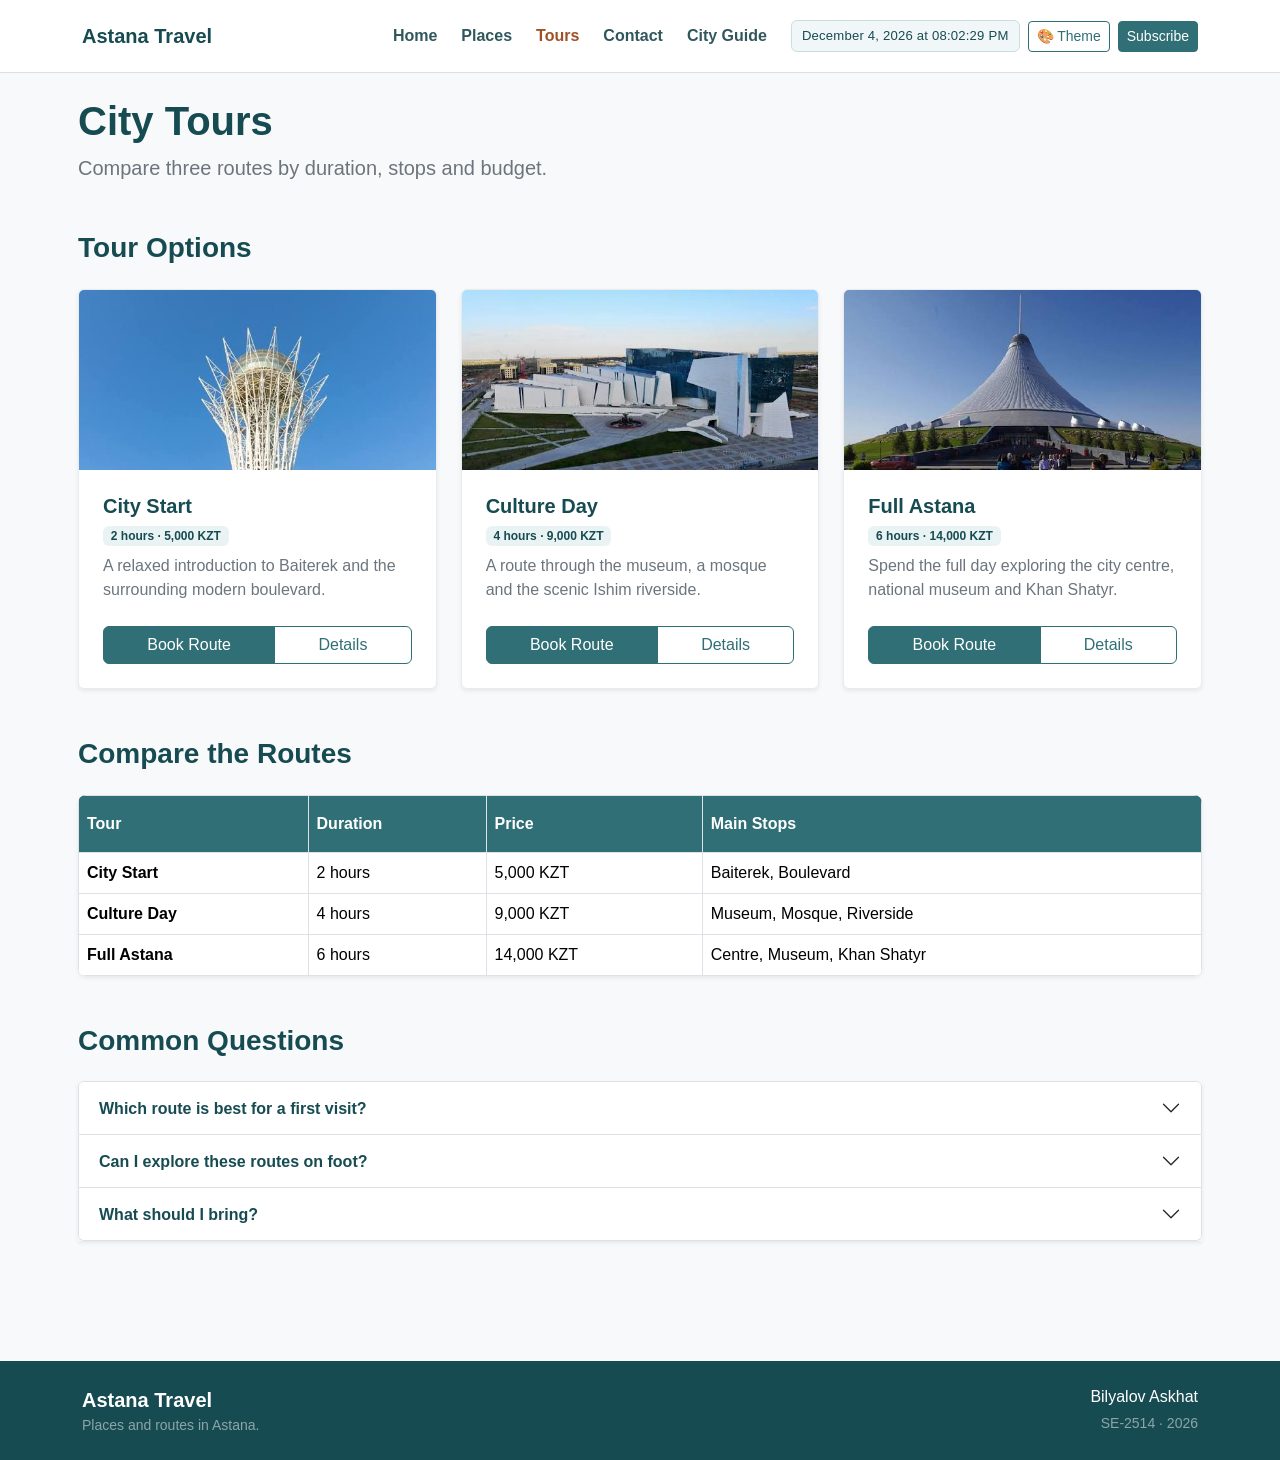
<file: prices.html>
<!doctype html>
<html lang="en">
  <head>
    <meta charset="UTF-8" />
    <meta name="viewport" content="width=device-width, initial-scale=1.0" />
    <meta name="description" content="Places to visit and walking routes in Astana." />
    <title>Tours | Astana Travel</title>
    <link href="https://cdn.jsdelivr.net/npm/bootstrap@5.3.3/dist/css/bootstrap.min.css" rel="stylesheet" />
    <link rel="stylesheet" href="css/style.css" />
  </head>
  <body>
    <header>
      <nav class="navbar navbar-expand-lg navbar-light bg-white py-3 custom-navbar">
        <div class="container">
          <a class="navbar-brand fw-bold text-teal" href="index.html">Astana Travel</a>
          <button
            class="navbar-toggler border-0"
            type="button"
            data-bs-toggle="collapse"
            data-bs-target="#mainNav"
            aria-controls="mainNav"
            aria-expanded="false"
            aria-label="Toggle navigation"
          >
            <span class="navbar-toggler-icon"></span>
          </button>
          <div class="collapse navbar-collapse" id="mainNav">
            <ul class="navbar-nav ms-auto mb-2 mb-lg-0 gap-lg-2">
              <li class="nav-item">
                <a class="nav-link fw-semibold" href="index.html">Home</a>
              </li>
              <li class="nav-item">
                <a class="nav-link fw-semibold" href="places.html">Places</a>
              </li>
              <li class="nav-item">
                <a class="nav-link active fw-semibold" aria-current="page" href="prices.html">Tours</a>
              </li>
              <li class="nav-item">
                <a class="nav-link fw-semibold" href="contact.html">Contact</a>
              </li>
              <li class="nav-item">
                <a class="nav-link fw-semibold" href="media-queries.html">City Guide</a>
              </li>
            </ul>
            <div class="d-flex flex-wrap align-items-center gap-2 mt-2 mt-lg-0 ms-lg-3">
              <span id="currentDateTime" class="datetime-badge">Loading date & time...</span>
              <button id="changeBgBtn" type="button" class="btn btn-sm btn-outline-teal" title="Toggle background color">🎨 Theme</button>
              <button id="openModalBtn" type="button" class="btn btn-sm btn-teal">Subscribe</button>
            </div>
          </div>
        </div>
      </nav>
    </header>

    <main class="container py-4 px-sm-2">
      <div class="row g-4">
        <aside class="col-lg-3 col-12 d-none">
          <div class="card sidebar-card p-3 shadow-sm border-light-subtle sticky-lg-top" style="top: 20px;">
            <h2 class="h6 fw-bold text-teal text-uppercase mb-3">Explore Astana</h2>
            <nav class="sidebar-nav d-flex flex-column gap-2" aria-label="On this page">
              <a href="#options">Tour options</a>
              <a href="#comparison">Compare routes</a>
              <a href="#questions">Common questions</a>
            </nav>
          </div>
        </aside>

        <div class="col-12">
          <section class="mb-5">
        <h1 class="display-6 fw-bold text-teal mb-2">City Tours</h1>
        <p class="text-secondary lead">Compare three routes by duration, stops and budget.</p>
      </section>

      <section class="mb-5" id="options">
        <h2 class="h3 fw-bold text-teal mb-4">Tour Options</h2>
        <div class="row g-4">
          <div class="col-lg-4 col-md-6 col-12">
            <div class="card h-100 shadow-sm border-light-subtle">
              <img src="images/baiterek.jpeg" class="card-img-top card-thumb" alt="Baiterek" />
              <div class="card-body d-flex flex-column p-4">
                <h3 class="h5 fw-bold text-teal">City Start</h3>
                <span class="badge bg-teal-subtle text-teal align-self-start mb-2">2 hours · 5,000 KZT</span>
                <p class="card-text text-secondary mb-4">
                  A relaxed introduction to Baiterek and the surrounding modern boulevard.
                </p>
                <div class="btn-group w-100 mt-auto" role="group" aria-label="City Start actions">
                  <a class="btn btn-teal" href="contact.html">Book Route</a>
                  <a class="btn btn-outline-teal" href="places.html#baiterek">Details</a>
                </div>
              </div>
            </div>
          </div>

          <div class="col-lg-4 col-md-6 col-12">
            <div class="card h-100 shadow-sm border-light-subtle">
              <img src="images/national_museum.jpeg" class="card-img-top card-thumb" alt="National Museum" />
              <div class="card-body d-flex flex-column p-4">
                <h3 class="h5 fw-bold text-teal">Culture Day</h3>
                <span class="badge bg-teal-subtle text-teal align-self-start mb-2">4 hours · 9,000 KZT</span>
                <p class="card-text text-secondary mb-4">
                  A route through the museum, a mosque and the scenic Ishim riverside.
                </p>
                <div class="btn-group w-100 mt-auto" role="group" aria-label="Culture Day actions">
                  <a class="btn btn-teal" href="contact.html">Book Route</a>
                  <a class="btn btn-outline-teal" href="places.html#museum">Details</a>
                </div>
              </div>
            </div>
          </div>

          <div class="col-lg-4 col-md-12 col-12">
            <div class="card h-100 shadow-sm border-light-subtle">
              <img src="images/khan_shatyr.jpeg" class="card-img-top card-thumb" alt="Khan Shatyr" />
              <div class="card-body d-flex flex-column p-4">
                <h3 class="h5 fw-bold text-teal">Full Astana</h3>
                <span class="badge bg-teal-subtle text-teal align-self-start mb-2">6 hours · 14,000 KZT</span>
                <p class="card-text text-secondary mb-4">
                  Spend the full day exploring the city centre, national museum and Khan Shatyr.
                </p>
                <div class="btn-group w-100 mt-auto" role="group" aria-label="Full Astana actions">
                  <a class="btn btn-teal" href="contact.html">Book Route</a>
                  <a class="btn btn-outline-teal" href="places.html#khan-shatyr">Details</a>
                </div>
              </div>
            </div>
          </div>
        </div>
      </section>

      <section class="mb-5" id="comparison">
        <h2 class="h3 fw-bold text-teal mb-4">Compare the Routes</h2>
        <div class="table-responsive shadow-sm rounded-3">
          <table class="table table-hover table-bordered mb-0 align-middle">
            <thead class="table-teal text-white">
              <tr>
                <th scope="col" class="py-3">Tour</th>
                <th scope="col" class="py-3">Duration</th>
                <th scope="col" class="py-3">Price</th>
                <th scope="col" class="py-3">Main Stops</th>
              </tr>
            </thead>
            <tbody>
              <tr>
                <th scope="row" class="fw-semibold">City Start</th>
                <td>2 hours</td>
                <td>5,000 KZT</td>
                <td>Baiterek, Boulevard</td>
              </tr>
              <tr>
                <th scope="row" class="fw-semibold">Culture Day</th>
                <td>4 hours</td>
                <td>9,000 KZT</td>
                <td>Museum, Mosque, Riverside</td>
              </tr>
              <tr>
                <th scope="row" class="fw-semibold">Full Astana</th>
                <td>6 hours</td>
                <td>14,000 KZT</td>
                <td>Centre, Museum, Khan Shatyr</td>
              </tr>
            </tbody>
          </table>
        </div>
      </section>

      <section class="mb-5" id="questions">
        <h2 class="h3 fw-bold text-teal mb-4">Common Questions</h2>
        <div class="accordion shadow-sm" id="faqAccordion">
          <div class="accordion-item">
            <h3 class="accordion-header" id="headingOne">
              <button class="accordion-button collapsed fw-semibold text-teal" type="button" data-bs-toggle="collapse" data-bs-target="#collapseOne" aria-expanded="false" aria-controls="collapseOne">
                Which route is best for a first visit?
              </button>
            </h3>
            <div id="collapseOne" class="accordion-collapse collapse" aria-labelledby="headingOne" data-bs-parent="#faqAccordion">
              <div class="accordion-body text-secondary">
                City Start takes about two hours and comfortably covers Baiterek and the central boulevard.
              </div>
            </div>
          </div>
          <div class="accordion-item">
            <h3 class="accordion-header" id="headingTwo">
              <button class="accordion-button collapsed fw-semibold text-teal" type="button" data-bs-toggle="collapse" data-bs-target="#collapseTwo" aria-expanded="false" aria-controls="collapseTwo">
                Can I explore these routes on foot?
              </button>
            </h3>
            <div id="collapseTwo" class="accordion-collapse collapse" aria-labelledby="headingTwo" data-bs-parent="#faqAccordion">
              <div class="accordion-body text-secondary">
                The central landmarks can easily be combined in a walk. For stops farther apart, plan time for public transport or taxi.
              </div>
            </div>
          </div>
          <div class="accordion-item">
            <h3 class="accordion-header" id="headingThree">
              <button class="accordion-button collapsed fw-semibold text-teal" type="button" data-bs-toggle="collapse" data-bs-target="#collapseThree" aria-expanded="false" aria-controls="collapseThree">
                What should I bring?
              </button>
            </h3>
            <div id="collapseThree" class="accordion-collapse collapse" aria-labelledby="headingThree" data-bs-parent="#faqAccordion">
              <div class="accordion-body text-secondary">
                Comfortable walking shoes, water, and an extra layer for cooler or windy weather are highly recommended.
              </div>
            </div>
          </div>
        </div>
      </section>
    </div>
  </div>
</main>

    <footer class="footer-bg text-white py-4 mt-5">
      <div class="container text-center">
        <div class="row gy-3">
          <div class="col-12 col-md-6 text-md-start">
            <strong class="fs-5">Astana Travel</strong>
            <p class="small text-white-50 mb-0">Places and routes in Astana.</p>
          </div>
          <div class="col-12 col-md-6 text-md-end">
            <p class="mb-1">Bilyalov Askhat</p>
            <p class="small text-white-50 mb-0">SE-2514 · 2026</p>
          </div>
        </div>
      </div>
    </footer>

    <!-- Task 3: Popup Subscription Form Modal -->
    <div id="subscriptionModal" class="custom-modal-overlay" style="display: none;">
      <div class="custom-modal-box">
        <div class="d-flex justify-content-between align-items-center mb-3">
          <h3 class="h5 fw-bold text-teal mb-0">Subscribe to Astana Travel</h3>
          <button type="button" id="closeModalBtn" class="btn-close" aria-label="Close"></button>
        </div>
        <p class="text-secondary small mb-3">
          Get exclusive tour discounts, seasonal guides, and Astana event notifications directly in your inbox.
        </p>
        <form id="popupSubscribeForm" novalidate>
          <div class="mb-3">
            <label for="popupEmail" class="form-label fw-semibold">Email address *</label>
            <input
              type="email"
              id="popupEmail"
              class="form-control"
              placeholder="name@example.com"
              required
            />
            <div class="invalid-feedback">Please enter a valid email address.</div>
          </div>
          <button type="submit" class="btn btn-teal w-100">Subscribe Now</button>
        </form>
        <div id="popupSuccessMsg" class="alert alert-success mt-3 py-2 small" style="display: none;">
          Thank you! Your email passed validation. This demo does not send emails.
        </div>
      </div>
    </div>

    <script src="https://cdn.jsdelivr.net/npm/bootstrap@5.3.3/dist/js/bootstrap.bundle.min.js"></script>
    <script src="js/main.js"></script>
  </body>
</html>
</file>
<file: css/style.css>
body {
  font-family: Arial, sans-serif;
  color: #263238;
  background-color: #f7f9fa;
  min-height: 100vh;
  display: flex;
  flex-direction: column;
  transition: background-color 0.4s ease;
}

main {
  flex: 1;
}

.text-teal {
  color: #174b52 !important;
}

.bg-teal {
  background-color: #174b52 !important;
}

.bg-teal-subtle {
  background-color: #eaf3f4 !important;
}

.bg-light-mint {
  background-color: #f1f7f8;
}

.custom-navbar {
  background-color: #ffffff;
  border-bottom: 1px solid #d8e2e4;
}

.navbar-nav .nav-link {
  color: #31575c;
  padding: 8px 12px;
}

.navbar-nav .nav-link:hover,
.navbar-nav .nav-link.active {
  color: #9c5226;
}

.btn-teal {
  background-color: #2f6f75;
  color: #ffffff;
  border: 1px solid #2f6f75;
}

.btn-teal:hover {
  background-color: #174b52;
  color: #ffffff;
}

.btn-outline-teal {
  color: #2f6f75;
  border: 1px solid #2f6f75;
}

.btn-outline-teal:hover {
  background-color: #2f6f75;
  color: #ffffff;
}

.sidebar-card {
  border-top: 3px solid #2f6f75 !important;
}

.sidebar-nav a {
  background-color: #f1f7f8;
  color: #174b52;
  font-size: 14px;
  font-weight: 500;
  border-radius: 6px;
  padding: 8px 12px;
  text-decoration: none;
  display: block;
}

.sidebar-nav a:hover,
.sidebar-nav a:focus-visible {
  background-color: #dcebed;
  color: #174b52;
}

.table-teal th {
  background-color: #2f6f75;
  color: #ffffff;
}

.footer-bg {
  background-color: #174b52;
}

.hero-img {
  height: 320px;
}

.card-thumb {
  height: 180px;
  object-fit: cover;
}

.carousel-img {
  height: 480px;
  object-fit: cover;
}

.author-img {
  width: 80px;
  height: 80px;
}

.contact-aside-img {
  height: 200px;
}

.form-result {
  display: none;
}

@media (max-width: 768px) {
  .hero-img {
    height: 220px;
  }
  .carousel-img {
    height: 260px;
  }
}

/* ==========================================================================
   Assignment 4: Interactive JS Component Styles
   ========================================================================== */

/* Task 5: Date Time badge styling */
.datetime-badge {
  font-size: 0.82rem;
  letter-spacing: 0.2px;
  background-color: #f1f7f8;
  color: #174b52;
  border: 1px solid #c9dedf;
  border-radius: 6px;
  padding: 5px 10px;
  display: inline-flex;
  align-items: center;
  gap: 6px;
}

/* Task 2: Custom Accordion */
.custom-accordion {
  border-radius: 8px;
  overflow: hidden;
}

.custom-accordion-item {
  border: 1px solid #d8e2e4;
  border-radius: 8px;
  margin-bottom: 12px;
  background-color: #ffffff;
  overflow: hidden;
  transition: border-color 0.2s ease, box-shadow 0.2s ease;
}

.custom-accordion-item:hover {
  border-color: #2f6f75;
}

.custom-accordion-header {
  width: 100%;
  padding: 14px 18px;
  background: #ffffff;
  border: none;
  text-align: left;
  font-weight: 600;
  color: #174b52;
  font-size: 1rem;
  display: flex;
  justify-content: space-between;
  align-items: center;
  cursor: pointer;
  transition: background-color 0.2s ease, color 0.2s ease;
}

.custom-accordion-header:hover {
  background-color: #f8fbfb;
  color: #2f6f75;
}

.custom-accordion-icon {
  font-size: 1.25rem;
  font-weight: bold;
  line-height: 1;
  color: #2f6f75;
  transition: transform 0.3s ease;
}

.custom-accordion-item.active .custom-accordion-icon {
  transform: rotate(45deg);
}

.custom-accordion-body {
  max-height: 0;
  overflow: hidden;
  transition: max-height 0.35s ease-out;
  background-color: #fbfdfd;
}

.custom-accordion-content {
  padding: 14px 18px;
  color: #495057;
  font-size: 0.95rem;
  line-height: 1.6;
  border-top: 1px solid #edf2f4;
}

/* Task 3: Popup Modal */
.custom-modal-overlay {
  position: fixed;
  top: 0;
  left: 0;
  width: 100vw;
  height: 100vh;
  background-color: rgba(15, 30, 35, 0.55);
  display: flex;
  justify-content: center;
  align-items: center;
  z-index: 2000;
  padding: 16px;
  overflow-y: auto;
}

.custom-modal-box {
  background: #ffffff;
  border-radius: 12px;
  max-width: 500px;
  width: 100%;
  padding: 24px;
  box-shadow: 0 16px 40px rgba(0, 0, 0, 0.2);
  position: relative;
  max-height: 100%;
  overflow-y: auto;
}
</file>
<file: css/media-queries.css>
* {
  box-sizing: border-box;
}

body {
  margin: 0;
  font-family: Arial, sans-serif;
  line-height: 1.6;
  color: #263238;
  background: #f7f9fa;
  padding: 20px;
}

.container {
  max-width: 1100px;
  margin: 0 auto;
}

header {
  margin-bottom: 30px;
  padding-bottom: 15px;
  border-bottom: 1px solid #d8e2e4;
}

.back-link {
  display: inline-block;
  margin-bottom: 15px;
  color: #174b52;
  text-decoration: none;
  font-weight: bold;
}

.back-link:hover {
  text-decoration: underline;
}

h1 {
  color: #174b52;
  font-size: 38px;
  margin-top: 0;
}

h2 {
  color: #174b52;
  font-size: 26px;
}

p {
  font-size: 18px;
}

.guide-section {
  background: white;
  padding: 25px;
  border-radius: 8px;
  border: 1px solid #dde5e7;
  margin-bottom: 30px;
}

.card-group {
  display: grid;
  grid-template-columns: repeat(3, 1fr);
  gap: 20px;
}

.card-item {
  background: #fdfdfd;
  border: 1px solid #dde5e7;
  border-radius: 8px;
  overflow: hidden;
  display: flex;
  flex-direction: column;
}

.card-item img {
  width: 100%;
  height: 180px;
  object-fit: cover;
  display: block;
}

.card-content {
  padding: 18px;
  flex: 1;
}

.card-content h3 {
  margin-top: 0;
  color: #174b52;
  font-size: 20px;
}

.card-content p {
  font-size: 15px;
  color: #555;
  margin-bottom: 0;
}

footer {
  text-align: center;
  margin-top: 40px;
  font-size: 14px;
  color: #666;
}

@media (max-width: 992px) {
  h1 {
    font-size: 30px;
  }
  h2 {
    font-size: 22px;
  }
  p {
    font-size: 16px;
  }
  .card-group {
    grid-template-columns: repeat(2, 1fr);
  }
}

@media (max-width: 576px) {
  body {
    padding: 12px;
  }
  h1 {
    font-size: 24px;
  }
  h2 {
    font-size: 19px;
  }
  p {
    font-size: 14px;
  }
  .card-group {
    grid-template-columns: 1fr;
  }
}
</file>
